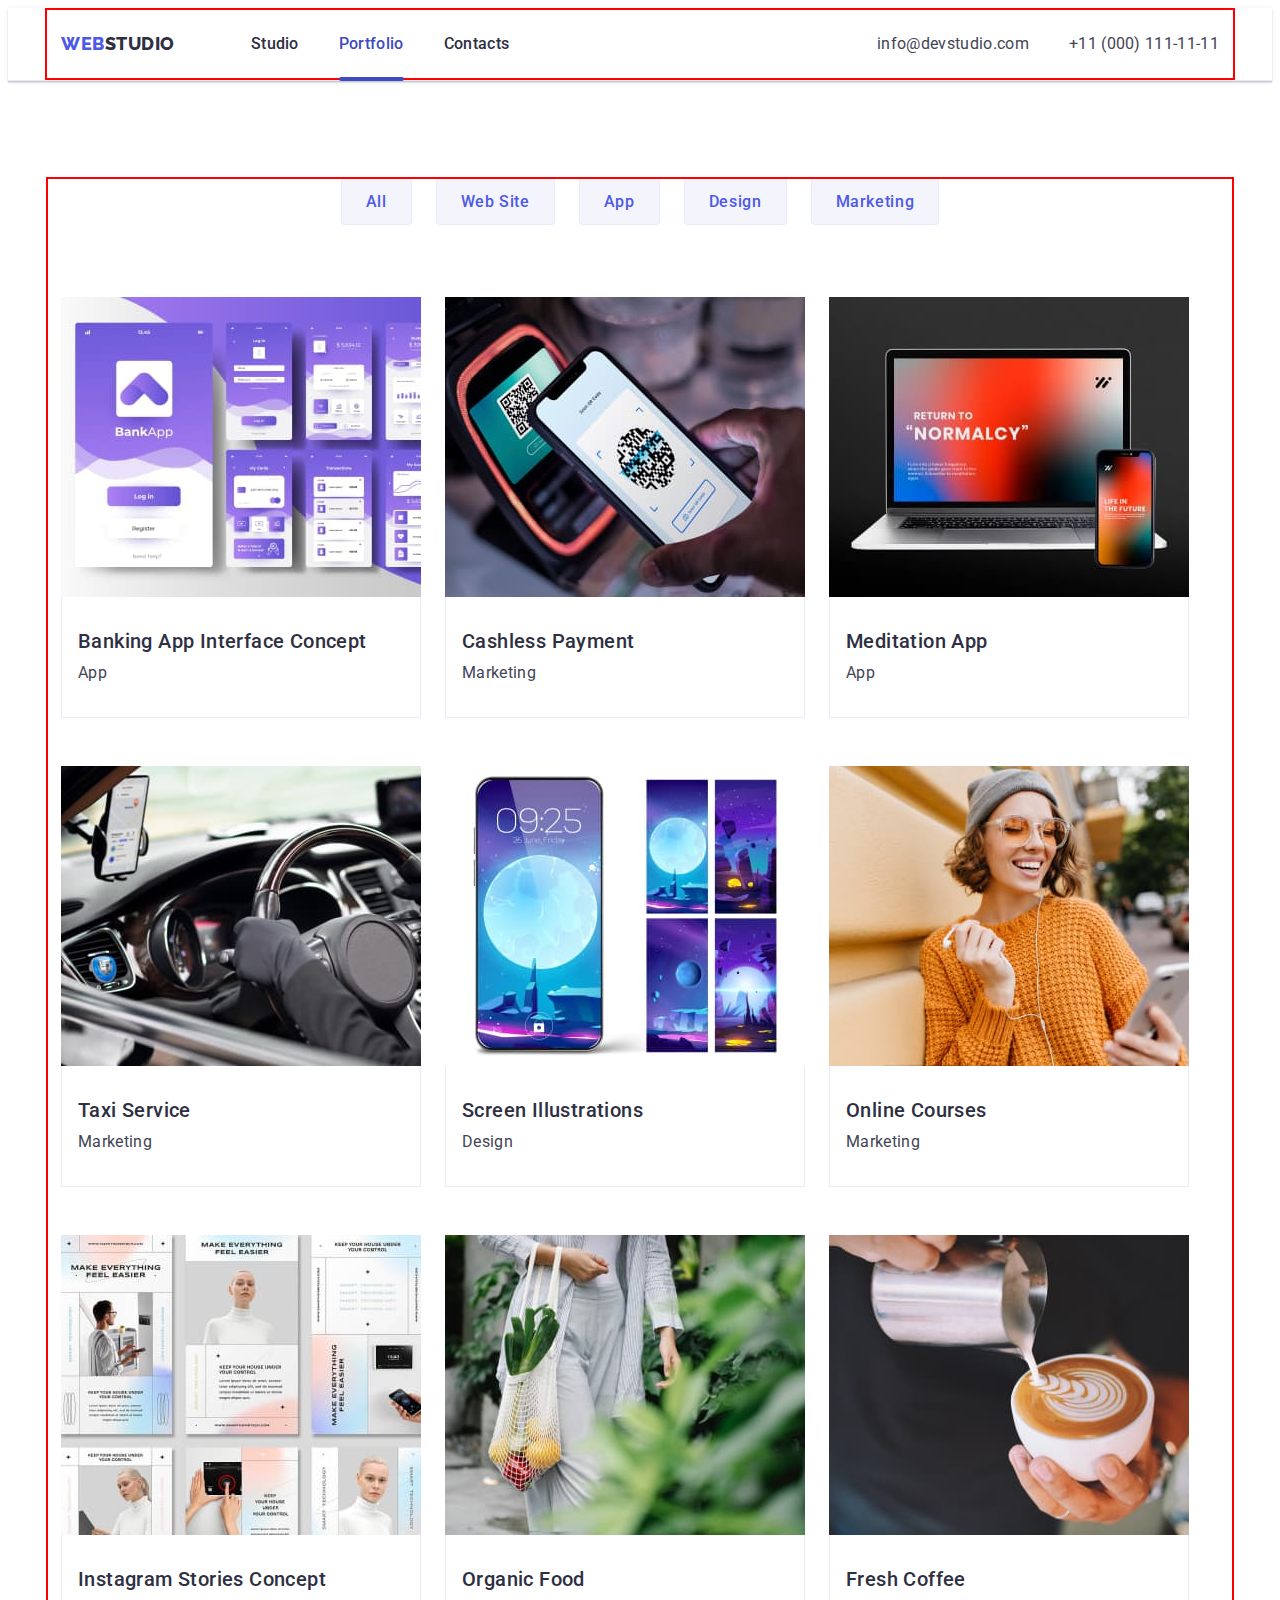
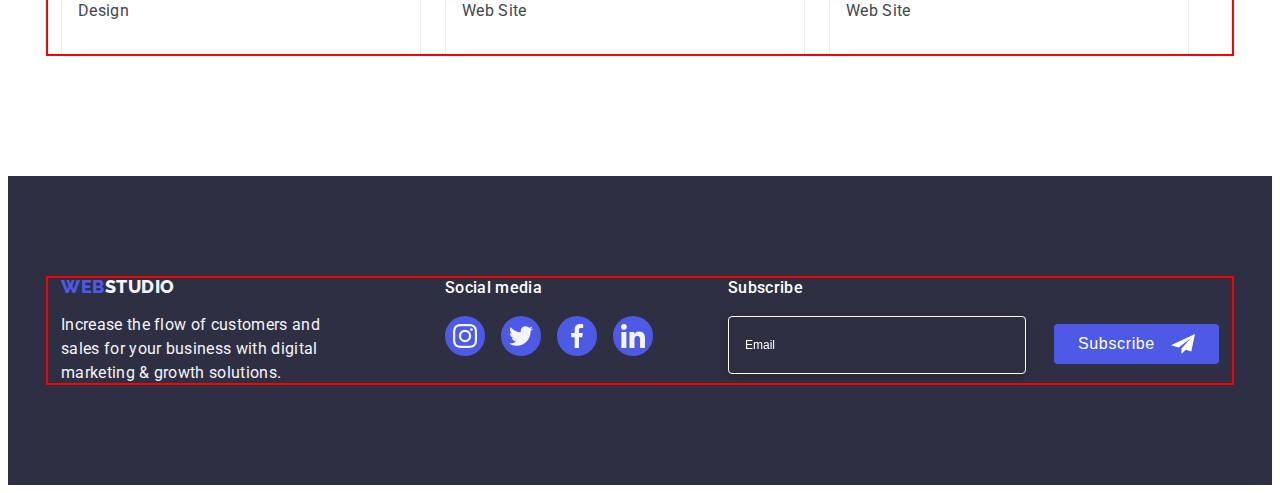
<file: portfolio.html>
<!DOCTYPE html>
<html lang="en">
  <head>
    <meta charset="UTF-8" />
    <meta http-equiv="X-UA-Compatible" content="IE=edge" />
    <meta name="viewport" content="width=device-width, initial-scale=1.0" />
    <title>WebStudio</title>

    <link
      rel="stylesheet"
      href="https://cdnjs.cloudflare.com/ajax/libs/modern-normalize/1.1.0/modern-normalize.min.css"
      integrity="sha512-wpPYUAdjBVSE4KJnH1VR1HeZfpl1ub8YT/NKx4PuQ5NmX2tKuGu6U/JRp5y+Y8XG2tV+wKQpNHVUX03MfMFn9Q=="
      crossorigin="anonymous"
      referrerpolicy="no-referrer"
    />

    <link rel="stylesheet" href="./css/styles.css" />

    <link rel="preconnect" href="https://fonts.googleapis.com" />
    <link rel="preconnect" href="https://fonts.gstatic.com" crossorigin />
    <link
      href="https://fonts.googleapis.com/css2?family=Raleway:wght@800&family=Roboto:wght@400;500;700;900&display=swap"
      rel="stylesheet"
    />
  </head>
  <body>
    <!-- Header -->
    <header class="header">
      <div class="header-container container">
        <nav class="header-nav">
          <a class="header-nav-logo link" href="./index.html">
            Web<span class="logo-navy-blue">Studio</span>
          </a>
          <ul class="header-nav-list list">
            <li class="header-nav-item">
              <a class="header-nav-link link" href="./index.html">Studio</a>
            </li>
            <li class="header-nav-item">
              <a class="header-nav-link link active" href="./portfolio.html"
                >Portfolio</a
              >
            </li>
            <li class="header-nav-item">
              <a class="header-nav-link link" href="">Contacts</a>
            </li>
          </ul>
        </nav>
        <address class="header-contacts">
          <ul class="header-contacts-list list">
            <li class="header-contacts-item">
              <a
                class="header-contacts-link link"
                href="mailto:info@devstudio.com"
                >info@devstudio.com</a
              >
            </li>
            <li class="header-contacts-item">
              <a class="header-contacts-link link" href="tel:+110001111111"
                >+11 (000) 111-11-11</a
              >
            </li>
          </ul>
        </address>
      </div>
    </header>
    <main>
      <!-- Section -->
      <section class="portfolio">
        <div class="portfolio-container container">
          <h1 class="visually-hidden">Portfolio</h1>
          <ul class="portfolio-filters-list list">
            <li class="portfolio-filters-item">
              <button class="portfolio-filters-btn" type="button">All</button>
            </li>
            <li class="portfolio-filters-item">
              <button class="portfolio-filters-btn" type="button">
                Web Site
              </button>
            </li>
            <li class="portfolio-filters-item">
              <button class="portfolio-filters-btn" type="button">App</button>
            </li>
            <li class="portfolio-filters-item">
              <button class="portfolio-filters-btn" type="button">
                Design
              </button>
            </li>
            <li class="portfolio-filters-item">
              <button class="portfolio-filters-btn" type="button">
                Marketing
              </button>
            </li>
          </ul>
          <ul class="portfolio-projects-list list">
            <li class="portfolio-projects-item">
              <a class="portfolio-project-link link" href="">
                <div class="project-thumb">
                  <img
                    class="portfolio-projects-img"
                    src="./images/portfolio/img.jpg"
                    alt="Banking App Interface Concept"
                    width="360"
                    height="300"
                  />
                  <p class="overlay-text">
                    14 Stylish and User-Friendly App Design Concepts · Task
                    Manager App · Calorie Tracker App · Exotic Fruit Ecommerce
                    App · Cloud Storage App
                  </p>
                </div>
                <div class="portfolio-prosect-container">
                  <h2 class="section-subtitle">
                    Banking App Interface Concept
                  </h2>
                  <p class="section-text">App</p>
                </div>
              </a>
            </li>
            <li class="portfolio-projects-item">
              <a class="portfolio-project-link link" href="">
                <div class="project-thumb">
                  <img
                    class="portfolio-projects-img"
                    src="./images/portfolio/img-1.jpg"
                    alt="Cashless Payment"
                    width="360"
                    height="300"
                  />

                  <p class="overlay-text">
                    14 Stylish and User-Friendly App Design Concepts · Task
                    Manager App · Calorie Tracker App · Exotic Fruit Ecommerce
                    App · Cloud Storage App
                  </p>
                </div>
                <div class="portfolio-prosect-container">
                  <h2 class="section-subtitle">Cashless Payment</h2>
                  <p class="section-text">Marketing</p>
                </div>
              </a>
            </li>
            <li class="portfolio-projects-item">
              <a class="portfolio-project-link link" href="">
                <div class="project-thumb">
                  <img
                    class="portfolio-projects-img"
                    src="./images/portfolio/img-2.jpg"
                    alt="Meditation App"
                    width="360"
                    height="300"
                  />

                  <p class="overlay-text">
                    14 Stylish and User-Friendly App Design Concepts · Task
                    Manager App · Calorie Tracker App · Exotic Fruit Ecommerce
                    App · Cloud Storage App
                  </p>
                </div>

                <div class="portfolio-prosect-container">
                  <h2 class="section-subtitle">Meditation App</h2>
                  <p class="section-text">App</p>
                </div>
              </a>
            </li>
            <li class="portfolio-projects-item">
              <a class="portfolio-project-link link" href="">
                <div class="project-thumb">
                  <img
                    class="portfolio-projects-img"
                    src="./images/portfolio/img-3.jpg"
                    alt="Taxi Service"
                    width="360"
                    height="300"
                  />

                  <p class="overlay-text">
                    14 Stylish and User-Friendly App Design Concepts · Task
                    Manager App · Calorie Tracker App · Exotic Fruit Ecommerce
                    App · Cloud Storage App
                  </p>
                </div>
                <div class="portfolio-prosect-container">
                  <h2 class="section-subtitle">Taxi Service</h2>
                  <p class="section-text">Marketing</p>
                </div>
              </a>
            </li>
            <li class="portfolio-projects-item">
              <a class="portfolio-project-link link" href="">
                <div class="project-thumb">
                  <img
                    class="portfolio-projects-img"
                    src="./images/portfolio/img-4.jpg"
                    alt="Screen Illustrations"
                    width="360"
                    height="300"
                  />

                  <p class="overlay-text">
                    14 Stylish and User-Friendly App Design Concepts · Task
                    Manager App · Calorie Tracker App · Exotic Fruit Ecommerce
                    App · Cloud Storage App
                  </p>
                </div>
                <div class="portfolio-prosect-container">
                  <h2 class="section-subtitle">Screen Illustrations</h2>
                  <p class="section-text">Design</p>
                </div>
              </a>
            </li>
            <li class="portfolio-projects-item">
              <a class="portfolio-project-link link" href="">
                <div class="project-thumb">
                  <img
                    class="portfolio-projects-img"
                    src="./images/portfolio/img-5.jpg"
                    alt="Online Courses"
                    width="360"
                    height="300"
                  />

                  <p class="overlay-text">
                    14 Stylish and User-Friendly App Design Concepts · Task
                    Manager App · Calorie Tracker App · Exotic Fruit Ecommerce
                    App · Cloud Storage App
                  </p>
                </div>
                <div class="portfolio-prosect-container">
                  <h2 class="section-subtitle">Online Courses</h2>
                  <p class="section-text">Marketing</p>
                </div>
              </a>
            </li>
            <li class="portfolio-projects-item">
              <a class="portfolio-project-link link" href="">
                <div class="project-thumb">
                  <img
                    class="portfolio-projects-img"
                    src="./images/portfolio/img-6.jpg"
                    alt="Instagram Stories Concept"
                    width="360"
                    height="300"
                  />

                  <p class="overlay-text">
                    14 Stylish and User-Friendly App Design Concepts · Task
                    Manager App · Calorie Tracker App · Exotic Fruit Ecommerce
                    App · Cloud Storage App
                  </p>
                </div>
                <div class="portfolio-prosect-container">
                  <h2 class="section-subtitle">Instagram Stories Concept</h2>
                  <p class="section-text">Design</p>
                </div>
              </a>
            </li>
            <li class="portfolio-projects-item">
              <a class="portfolio-project-link link" href="">
                <div class="project-thumb">
                  <img
                    class="portfolio-projects-img"
                    src="./images/portfolio/img-7.jpg"
                    alt="Organic Food"
                    width="360"
                    height="300"
                  />

                  <p class="overlay-text">
                    14 Stylish and User-Friendly App Design Concepts · Task
                    Manager App · Calorie Tracker App · Exotic Fruit Ecommerce
                    App · Cloud Storage App
                  </p>
                </div>
                <div class="portfolio-prosect-container">
                  <h2 class="section-subtitle">Organic Food</h2>
                  <p class="section-text">Web Site</p>
                </div>
              </a>
            </li>
            <li class="portfolio-projects-item">
              <a class="portfolio-project-link link" href="">
                <div class="project-thumb">
                  <img
                    class="portfolio-projects-img"
                    src="./images/portfolio/img-8.jpg"
                    alt="Fresh Coffee"
                    width="360"
                    height="300"
                  />

                  <p class="overlay-text">
                    14 Stylish and User-Friendly App Design Concepts · Task
                    Manager App · Calorie Tracker App · Exotic Fruit Ecommerce
                    App · Cloud Storage App
                  </p>
                </div>
                <div class="portfolio-prosect-container">
                  <h2 class="section-subtitle">Fresh Coffee</h2>
                  <p class="section-text">Web Site</p>
                </div>
              </a>
            </li>
          </ul>
        </div>
      </section>
    </main>
    <!-- Footer -->

    <!-- Footer -->
    <footer class="footer">
      <div class="footer-container container">
        <div class="footer-logo">
          <a class="footer-link link" href="./index.html">
            Web<span class="logo-cloud">Studio</span></a
          >
          <p class="footer-text">
            Increase the flow of customers and sales for your business with
            digital marketing & growth solutions.
          </p>
        </div>
        <div class="footer-socials">
          <p class="footer-socials-text">Social media</p>
          <ul class="footer-socials-list list">
            <li class="footer-socials-item">
              <a
                class="footer-socials-link link"
                href=""
                target="_blank"
                rel="noopener no-referrer"
                aria-label="Instagram icon"
              >
                <svg class="footer-socials-icon" width="24" height="24">
                  <use href="./images/icons.svg#icon-instagram"></use>
                </svg>
              </a>
            </li>
            <li class="footer-socials-item">
              <a
                class="footer-socials-link link"
                href=""
                target="_blank"
                rel="noopener no-referrer"
                aria-label="Twitter icon"
              >
                <svg class="footer-socials-icon" width="24" height="24">
                  <use href="./images/icons.svg#icon-twitter"></use>
                </svg>
              </a>
            </li>
            <li class="footer-socials-item">
              <a
                class="footer-socials-link link"
                href=""
                target="_blank"
                rel="noopener no-referrer"
                aria-label="Facebook icon"
              >
                <svg class="footer-socials-icon" width="24" height="24">
                  <use href="./images/icons.svg#icon-facebook"></use>
                </svg>
              </a>
            </li>
            <li class="footer-socials-item">
              <a
                class="footer-socials-link link"
                href=""
                target="_blank"
                rel="noopener no-referrer"
                aria-label="Linkedin icon"
              >
                <svg class="footer-socials-icon" width="24" height="24">
                  <use href="./images/icons.svg#icon-linkedin"></use>
                </svg>
              </a>
            </li>
          </ul>
        </div>

        <div class="subscribe-container">
          <form class="sub-form" name="subscribe-form" autocomplete="on">
            <label class="subscribe-label" for="sub-email"> Subscribe </label>
            <input autocomplete="on"
              class="sub-input"
              type="email"
              name="subscribe-label"
              id="sub-email"
              placeholder="Email"
            />
            <button class="sub-btn">Subscribe
              <svg class="sub-icon-btn" width="24" height="24">
                <use href="./images/icons.svg#icon-sub-icon"></use>
              </svg>
            </button>
          </form>
        </div>
      </div>
    </footer>
  </body>
</html>
</file>
<file: css/styles.css>
:root {
  --color-iris: rgba(77, 90, 229, 1);
  --color-ocean: rgba(64, 75, 191, 1);
  --color-navy-blue: rgba(46, 47, 66, 1);
  --color-green: rgba(49, 208, 170, 1);
  --color-slate: rgba(67, 68, 85, 1);
  --color-light-slate: rgba(142, 143, 153, 1);
  --color-cornflower: rgba(231, 233, 252, 1);
  --color-cloud: rgba(244, 244, 253, 1);
  --color-navy-blue-modal: rgba(46, 47, 66, 0.4);
  --color-grey: rgba(46, 47, 66, 0.7);
  --color-white: rgba(255, 255, 255, 1);
  --color-dairy: rgba(252, 252, 252, 1);

  --indent: 24px;
  --items: 3;

  --timing-function: cubic-bezier(0.4, 0, 0.2, 1);
}

body {
  font-family: "Roboto", sans-serif;
  color: var(--color-slate);
  background-color: var(--color-white);
}

.section-title {
  font-weight: 700;
  font-size: 36px;
  line-height: 1.11;
  text-align: center;
  letter-spacing: 0.02em;
  text-transform: capitalize;
  color: var(--color-navy-blue);
  margin-bottom: 72px;
}

.section-subtitle {
  font-weight: 500;
  font-size: 20px;
  line-height: 1.2;
  letter-spacing: 0.02em;
  color: var(--color-navy-blue);
  margin-bottom: 8px;
}
.section-text {
  font-weight: 400;
  font-size: 16px;
  line-height: 1.5;
  letter-spacing: 0.02em;
  color: var(--color-slate);
}

.container {
  min-width: 320px;
  max-width: 428px;
  padding: 0 16px;
  margin: 0 auto;
  outline: 2px solid red;
  outline-offset: -2px;
}
@media only screen and (min-width: 768px) {
  .container {
    max-width: 768px;
  }
}

@media only screen and (min-width: 1158px) {
  .container {
    max-width: 1158px;
    padding: 0 15px;
  }
}

.visually-hidden {
  position: absolute;
  width: 1px;
  height: 1px;
  margin: -1px;
  border: 0;
  padding: 0;

  white-space: nowrap;
  clip-path: inset(100%);
  clip: rect(0 0 0 0);
  overflow: hidden;
}
/* reset start */

h1,
h2,
h3,
h4,
h5,
h6,
p {
  margin: 0;
}
img {
  display: block;
}
.link {
  text-decoration: none;
}
.list {
  list-style: none;
  padding: 0;
  margin: 0;
}

button {
  cursor: pointer;
}
/**
  |============================
  | Header styles
  |============================
*/

.header {
  min-width: 320px;
}
.header-container {
  display: flex;
  align-items: center;
}
@media only screen and (max-width: 768px) {
  .header-container {
    padding: 24px 16px;
  }
}
@media only screen and (min-width: 768px) {
  .header-container {
    padding: 0 16px;
  }
}

.header {
  border-bottom: 1px solid var(--color-cornflower);
  box-shadow: 0px 2px 1px rgba(46, 47, 66, 0.08),
    0px 1px 1px rgba(46, 47, 66, 0.16), 0px 1px 6px rgba(46, 47, 66, 0.08);
}
.header-nav {
  margin-right: auto;
  display: flex;
  align-items: center;
}
.header-nav-logo {
  font-family: "Raleway", sans-serif;
  font-weight: 800;
  font-size: 18px;
  line-height: 1.17;
  letter-spacing: 0.03em;
  text-transform: uppercase;
  color: var(--color-iris);
}

@media only screen and (min-width: 756px) {
  .header-nav-logo {
    margin-right: 120px;
  }
}
@media only screen and (min-width: 1158px) {
  .header-nav-logo {
    margin-right: 76px;
  }
}
.logo-navy-blue {
  color: rgba(46, 47, 66, 1);
}

@media only screen and (max-width: 768px) {
  .header-nav-list {
    display: none;
  }
}
@media only screen and (min-width: 768px) {
  .header-nav-list {
    display: flex;
    align-items: center;
    gap: 40px;
  }
}
.header-nav-link {
  position: relative;
  font-weight: 500;
  font-size: 16px;
  line-height: 1.5;
  letter-spacing: 0.02em;
  color: var(--color-navy-blue);
  display: block;
  padding: 24px 0;

  transition-property: color;
  transition-duration: 250ms;
  transition-timing-function: var(--timing-function);
}
.header-nav-link:hover,
.header-nav-link:focus {
  color: var(--color-ocean);
}

.header-nav-link::after {
  content: "";
  display: block;
  width: 100%;
  height: 4px;
  border-radius: 2px;
  position: absolute;
  bottom: -1px;
  left: 0;
}

.header-nav-link.active::after {
  background-color: var(--color-ocean);
}

.header-nav-link.active {
  color: var(--color-ocean);
}

.header-contacts {
  font-style: normal;
}

@media only screen and (max-width: 768px) {
  .header-contacts-list {
    display: none;
  }
}
@media only screen and (min-width: 768px) {
  .header-contacts-list {
    list-style: none;
    display: flex;
    flex-direction: column;
    gap: 12px;
  }
}
@media only screen and (min-width: 1158px) {
  .header-contacts-list {
    flex-direction: row;
    align-items: center;
    gap: 40px;
  }
}
.header-contacts-link {
  font-weight: 400;
  font-size: 12px;
  line-height: 1.17;
  letter-spacing: 0.04em;

  color: var(--color-slate);
  display: block;

  transition-property: color;
  transition-duration: 250ms;
  transition-timing-function: var(--timing-function);
}
@media only screen and (min-width: 1158px) {
  .header-contacts-link {
    font-size: 16px;
    line-height: 1.5;
    letter-spacing: 0.02em;
  }
}
.header-contacts-link:hover,
.header-contacts-link:focus {
  color: var(--color-ocean);
}

/**
  |============================
  | Hero styles
  |============================
*/
.hero {
  background-color: var(--color-navy-blue);
  background-image: linear-gradient(var(--color-grey), var(--color-grey)),
    url(../images/hero/hero_mob@1x.jpg);
  background-size: 1440px;
  background-repeat: no-repeat;
  padding: 122px 0;
  margin: 0 auto;
  max-width: 1440px;
  min-width: 320px;
  background-position: center;
  background-size: cover;
}
@media only screen and (min-width: 1158px) {
  .hero {
    padding: 188px 0;
  }
}

@media (min-device-pixel-ratio: 2),
  (min-resolution: 192dpi),
  (min-resolution: 2dppx) {
  .hero {
    background-image: linear-gradient(var(--color-grey), var(--color-grey)),
      url(../images/hero/hero_mob@2x.jpg);
  }
}
@media only screen and (min-width: 429px) {
  .hero {
    background-image: linear-gradient(var(--color-grey), var(--color-grey)),
      url(../images/hero/hero_tab@1x.jpg);
  }
  @media (min-device-pixel-ratio: 2),
    (min-resolution: 192dpi),
    (min-resolution: 2dppx) {
    .hero {
      background-image: linear-gradient(var(--color-grey), var(--color-grey)),
        url(../images/hero/hero_tab@2x.jpg);
    }
  }
}
@media only screen and (min-width: 769px) {
  .hero {
    background-image: linear-gradient(var(--color-grey), var(--color-grey)),
      url(../images/hero/hero_desk@1x.jpg);
  }
  @media (min-device-pixel-ratio: 2),
    (min-resolution: 192dpi),
    (min-resolution: 2dppx) {
    .hero {
      background-image: linear-gradient(var(--color-grey), var(--color-grey)),
        url(../images/hero/hero_desk@2x.jpg);
    }
  }
}
.hero-title {
  max-width: 320px;
  margin: 0 auto 72px;
  text-align: center;
  font-weight: 700;
  font-size: 36px;
  line-height: 1.11;
  letter-spacing: 0.02em;
  color: var(--color-white);
}

@media only screen and (min-width: 768px) {
  .hero-title {
    max-width: 496px;
    margin-bottom: 36px;
    font-size: 56px;
    line-height: 1.07;
  }
}

@media only screen and (min-width: 1158px) {
  .hero-title {
    margin-bottom: 48px;
  }
}
.hero-btn {
  font-family: inherit;
  background: var(--color-iris);
  font-weight: 500;
  font-size: 16px;
  line-height: 1.5;
  letter-spacing: 0.04em;
  color: var(--color-white);
  cursor: pointer;
  display: block;
  border-radius: 4px;
  padding: 16px 32px;
  margin: 0 auto;
  min-width: 169px;
  min-height: 56px;
  border: none;
  transition-property: background-color;
  transition-duration: 250ms;
  transition-timing-function: var(--timing-function);
}

.hero-btn:hover,
.hero-btn:focus {
  background-color: var(--color-ocean);
}
/**
  |============================
  | Features styles
  |============================
*/
.features {
  padding: 96px 0;
}

@media only screen and (min-width: 1158px) {
  .features {
    padding: 120px 0;
  }
}

.features-list {
  display: flex;
  gap: 72px 24px;
  flex-wrap: wrap;
  justify-content: center;
  align-items: center;
}
@media only screen and (min-width: 1158px) {
  .features-list {
    flex-wrap: nowrap;
  }
}

.features-item {
  width: 396px;
}

@media only screen and (min-width: 768px) {
  .features-item {
    width: calc((100% - 24px) / 2);
  }
}
@media only screen and (min-width: 1158px) {
  .features-item {
    width: 264px;
  }
}
.features-icon {
  display: none;
}
@media only screen and (min-width: 1158px) {
  .features-icon {
    display: flex;
    width: 264px;
    height: 112px;
    background-color: var(--color-cloud);
    justify-content: center;
    align-items: center;
    margin-bottom: 8px;
    border-radius: 4px;
  }
}
.features-section-subtitle {
  font-weight: 700;
  font-size: 36px;
  line-height: 1.11;
  text-align: center;
  letter-spacing: 0.02em;
  text-transform: capitalize;
  color: var(--color-navy-blue);
  margin-bottom: 8px;
}
@media only screen and (min-width: 768px) {
  .features-section-subtitle {
    text-align: start;
  }
}
@media only screen and (min-width: 1158px) {
  .features-section-subtitle {
    font-weight: 500;
    font-size: 20px;
    line-height: 1.2;
    letter-spacing: 0.02em;
    color: var(--color-navy-blue);
    margin-bottom: 8px;
  }
}

.features-section-text {
  font-weight: 500;
  font-size: 16px;
  line-height: 1.5;
  letter-spacing: 0.02em;
  color: var(--color-slate);
}

@media only screen and (min-width: 1158px) {
  .features-section-text {
    font-weight: 400;
  }
}

/**
  |============================
  | Functional styles
  |============================
*/
.functional {
  display: none;
  padding-bottom: 120px;
}
@media only screen and (min-width: 1158px) {
  .functional {
    display: block;
  }
}
.functional-list {
  display: flex;
  gap: 24px;
}

.functional-img {
  display: block;
  max-width: 100%;
  height: auto;
}
/**
  |============================
  | Team styles
  |============================
*/

.team {
  background-color: var(--color-cloud);
  max-width: 767px;
  min-width: 320px;
  padding: 96px 0;
  margin: 0 auto;
}
@media only screen and (min-width: 768px) {
  .team {
    max-width: 1157px;
  }
}
@media only screen and (min-width: 1158px) {
  .team {
    padding: 120px 0;
    max-width: 1440px;
  }
}
.team-list {
  display: flex;
  gap: 72px 24px;
  flex-wrap: wrap;
  justify-content: center;
}

.team-item {
  background-color: var(--color-white);
  border-radius: 0px 0px 4px 4px;
  display: block;

  max-width: 264px;
  box-shadow: 0px 1px 6px rgba(46, 47, 66, 0.08),
    0px 1px 1px rgba(46, 47, 66, 0.16), 0px 2px 1px rgba(46, 47, 66, 0.08);
}

.team-container {
  align-items: center;
}

.team-img {
  display: block;
  max-width: 100%;
  height: auto;
}
.team-item-container {
  padding: 32px 0px;
}
.team-title {
  text-align: center;
  margin-bottom: 8px;
}
.team-text {
  margin-bottom: 8px;
}

.socials {
  display: flex;
  justify-content: center;
  align-items: center;
  gap: 24px;
}
.socials-link {
  width: 40px;
  height: 40px;
  display: flex;
  justify-content: center;
  align-items: center;
  background-color: var(--color-iris);
  border-radius: 50%;
  transition-property: background-color;
  transition-duration: 250ms;
  transition-timing-function: var(--timing-function);
}

.socials-link:hover,
.socials-link:focus {
  background-color: var(--color-ocean);
}
.social-icon {
  fill: var(--color-cloud);
}

/**
  |============================
  | Customers styles
  |============================
*/
.customers {
  padding: 96px 0;
}
@media only screen and (min-width: 1158px) {
  .customers {
    padding: 120px 0;
  }
}
@media only screen and (min-width: 768px) and (max-width: 1157px) {
  .customers-container {
    max-width: 552px;
    padding: 0;
  }
}
.customers-list {
  display: flex;
  justify-content: center;
  align-items: center;
  flex-wrap: wrap;
  gap: 72px 16px;
}

@media only screen and (min-width: 768px) {
  .customers-list {
    gap: 72px 24px;
  }
}

.customers-link {
  min-width: 190px;
  height: 88px;
  display: flex;
  flex-wrap: wrap;
  justify-content: center;
  align-items: center;
  border: 1px solid var(--color-light-slate);
  border-radius: 4px;
  color: var(--color-light-slate);
  transition-property: border-color, color;
  transition-duration: 250ms;
  transition-timing-function: var(--timing-function);
}

@media only screen and (min-width: 768px) {
  .customers-link {
    min-width: 168px;
  }
}

.customers-link:hover,
.customers-link:focus {
  border-color: var(--color-ocean);
  color: var(--color-ocean);
}

.customers-icon {
  fill: currentColor;
}
/**
  |============================
  | Footer styles
  |============================
*/

.footer {
  background-color: var(--color-navy-blue);
  padding: 96px 0;
  max-width: 1440px;
  min-width: 320px;
  margin: 0 auto;
  display: flex;
  justify-content: center;
  align-items: center;
}
@media only screen and (min-width: 1158px) {
  .footer {
    padding: 100px 0;
  }
}

@media only screen and (min-width: 768px) {
  .footer-container {
    display: flex;
    flex-wrap: wrap;
    row-gap: 72px;
    column-gap: 24px;
    align-items: baseline;
    justify-content: start;
    padding-left: 108px;
  }
}
@media only screen and (min-width: 1158px) {
  .footer-container {
    padding: 0 015px;
    flex-wrap: nowrap;
    column-gap: 0;
  }
}

@media only screen and (min-width: 1158px) {
  .footer-container {
    width: 1158px;
  }
}

@media only screen and (min-width: 768px) {
  .footer-logo {
    display: inline-block;
    text-align: start;
  }
}

.footer-link {
  font-family: "Raleway", sans-serif;
  font-weight: 800;
  font-size: 18px;
  line-height: 1.17;
  letter-spacing: 0.03em;
  text-transform: uppercase;
  color: var(--color-iris);
  display: flex;
  margin-bottom: 16px;
  justify-content: center;
}

@media only screen and (min-width: 768px) {
  .footer-link {
    justify-content: flex-start;
  }
}
.logo-cloud {
  color: var(--color-cloud);
}

.footer-text {
  font-size: 16px;
  line-height: 1.5;
  letter-spacing: 0.02em;
  color: var(--color-cloud);
  width: 268px;
  margin-left: auto;
  margin-right: auto;
  margin-bottom: 72px;
}

@media only screen and (min-width: 768px) {
  .footer-text {
    max-width: 264px;
    margin-bottom: 0;
  }
}

@media only screen and (min-width: 1158px) {
  .footer-text {
    margin-right: 120px;
  }
}
.footer-socials-text {
  font-weight: 500;
  font-size: 16px;
  line-height: 1.5;
  letter-spacing: 0.02em;
  color: var(--color-white);
  margin-bottom: 16px;

  display: flex;
  justify-content: center;
}

@media only screen and (min-width: 768px) {
  .footer-socials-text {
    justify-content: flex-start;
  }
}
.footer-socials-list {
  display: flex;

  justify-content: center;

  align-items: center;
  gap: 16px;
  margin-bottom: 72px;
}
@media only screen and (min-width: 756px) {
  .footer-socials-list {
    margin-bottom: 0;
  }
}
.footer-socials-link {
  display: flex;
  width: 40px;
  height: 40px;
  background-color: var(--color-iris);
  border-radius: 50%;
  justify-content: center;
  align-items: center;

  transition-property: background-color;
  transition-duration: 250ms;
  transition-timing-function: var(--timing-function);
}
.footer-socials-link:hover,
.footer-socials-link:focus,
.sub-btn:hover,
.sub-btn:focus {
  background-color: var(--color-green);
}
.footer-socials-icon {
  fill: var(--color-cloud);
  justify-content: center;
  align-items: center;
}

@media only screen and (min-width: 768px) {
  .subscribe-container {
    display: flex;
    padding: 0;
    max-width: 100%;
    flex-wrap: nowrap;
  }
}
@media only screen and (min-width: 1158px) {
  .subscribe-container {
    margin-left: auto;
  }
}


.subscribe-label {
  display: flex;

  justify-content: center;
  align-items: center;
  margin-bottom: 16px;
  font-weight: 500;
  font-size: 16px;
  line-height: 1.5;
  letter-spacing: 0.02em;
  color: var(--color-white);
}

@media only screen and (min-width: 768px) {
  .subscribe-label {
    justify-content: flex-start;
  }
}

.sub-input {
  padding: 8px 16px;
  max-width: 398px;
  width: 100%;
  height: 40px;
  border: 1px solid var(--color-white);
  border-radius: 4px;
  color: var(--color-white);
  background-color: var(--color-navy-blue);
  filter: drop-shadow(0px 4px 4px rgba(0, 0, 0, 0.15));

  margin-bottom: 16px;

  font-weight: 400;
  font-size: 12px;
  line-height: 2;
}
@media only screen and (min-width: 768px) {
  .sub-input {
    width: 264px;
    margin-bottom: 0;
    margin-right: 24px;
  }
}


.sub-input::placeholder {
  color: var(--color-white);
}
.sub-btn {
  display: flex;
  width: 165px;
  height: 40px;
  padding: 8px 24px;
  margin: 0 auto;
  gap: 16px;
  border: none;

  color: var(--color-white);
  font-size: 16px;
  line-height: 1.5;

  text-align: center;
  letter-spacing: 0.04em;

  background-color: var(--color-iris);
  border-radius: 4px;

  transition-property: background-color;
  transition-duration: 250ms;
  transition-timing-function: var(--timing-function);
}
@media only screen and (min-width: 768px) {
  .sub-btn {
    display: inline-flex;
    flex-wrap: nowrap;
    
  }
}
.sub-icon-btn {
  fill: var(--color-white);
}
/**
  |============================
  | Modal styles
  |============================
*/

.backdrop {
  position: fixed;
  width: 100%;
  height: 100%;
  top: 0;
  left: 0;
  background-color: var(--color-navy-blue-modal);
  visibility: visible;
  transition: opacity 250ms var(--timing-function),
    visibility 250ms var(--timing-function);
}
.backdrop.is-hidden {
  opacity: 0;
  pointer-events: none;
  visibility: hidden;
}
.modal {
  position: absolute;
  top: 50%;
  left: 50%;
  transform: translate(-50%, -50%);
  width: 392px;
  min-height: 584px;
  padding: 72px 16px 24px;

  transition: transform 250ms var(--timing-function);

  background-color: var(--color-dairy);
  box-shadow: 0px 1px 1px rgba(0, 0, 0, 0.14), 0px 1px 3px rgba(0, 0, 0, 0.12),
    0px 2px 1px rgba(0, 0, 0, 0.2);
  border-radius: 4px;
}
@media only screen and (max-width: 392px) {
  .modal {
    max-width: 100%;
  }
}

@media only screen and (min-width: 768px) {
  .modal {
    width: 408px;
    padding: 72px 24px 24px;
  }
}
.modal-close-btn {
  position: absolute;
  top: 24px;
  right: 24px;

  display: flex;
  justify-content: center;
  align-items: center;
  width: 24px;
  height: 24px;
  padding: 0;

  background: var(--color-cornflower);
  border: 1px solid rgba(0, 0, 0, 0.1);
  border-radius: 50%;

  transition-property: background-color, border;
  transition-duration: 250ms;
  transition-timing-function: var(--timing-function);
}

.modal-close-btn:hover,
.modal-close-btn:focus {
  border: none;
  background-color: var(--color-ocean);
}
.modal-close-icon {
  fill: var(--color-navy-blue);

  transition-property: fill;
  transition-duration: 250ms;
  transition-timing-function: var(--timing-function);
}

.modal-close-btn:hover .modal-close-icon,
.modal-close-btn:focus .modal-close-icon {
  fill: var(--color-white);
}

.modal-title {
  display: block;
  margin-bottom: 12px;
  font-weight: 500;
  font-size: 16px;
  line-height: 1.5;
  text-align: center;
  letter-spacing: 0.02em;
  color: var(--color-navy-blue);
}

.modal-form-label {
  display: block;
  font-weight: 400;
  font-size: 12px;
  line-height: 1.17;
  letter-spacing: 0.04em;
  color: var(--color-slate);
  margin-bottom: 4px;
}

.modal-form-wrapper {
  position: relative;
  margin-bottom: 8px;
}

.modal-form-input {
  width: 100%;
  height: 40px;
  padding: 0;
  padding-left: 38px;

  border: 1px solid var(--color-navy-blue-modal);
  border-radius: 4px;

  font-weight: 400;
  font-size: 12px;
  line-height: 1.17;
  letter-spacing: 0.04em;
  color: var(--color-navy-blue);

  transition-property: border-color;
  transition-duration: 250ms;
  transition-timing-function: var(--timing-function);
}

.modal-form-input:focus,
.modal-form-comment:focus {
  outline: none;
  border-color: var(--color-iris);
}

.modal-form-icon {
  position: absolute;
  top: 50%;
  left: 16px;
  transform: translateY(-50%);
  pointer-events: none;

  transition-property: fill;
  transition-duration: 250ms;
  transition-timing-function: var(--timing-function);
}

.modal-form-input:focus + .modal-form-icon {
  fill: var(--color-iris);
}

.modal-form-comment {
  display: block;
  width: 100%;
  height: 120px;
  padding: 8px;
  margin-bottom: 20px;
  resize: none;
  border: 1px solid var(--color-navy-blue-modal);
  border-radius: 4px;

  font-weight: 400;
  font-size: 12px;
  line-height: 1.17;
  letter-spacing: 0.04em;
  color: var(--color-navy-blue);

  transition-property: border-color;
  transition-duration: 250ms;
  transition-timing-function: var(--timing-function);
}

.modal-form-comment::placeholder {
  font-weight: 400;
  font-size: 12px;
  line-height: 1.17;
  letter-spacing: 0.04em;
  color: var(--color-navy-blue-modal);
}
.modal-agreement {
  display: flex;
  gap: 8px;
  margin-bottom: 24px;
  align-items: center;
}

.modal-agreement-text {
  font-weight: 400;
  font-size: 12px;
  line-height: 1.17;
  letter-spacing: 0.04em;
  color: var(--color-light-slate);
}

.modal-check-input {
  display: block;
  appearance: none;
  width: 16px;
  height: 16px;
  border: 1px solid var(--color-navy-blue-modal);
  border-radius: 2px;
  background-image: url("data:image/svg+xml,%3Csvg width='10' height='8' viewBox='0 0 10 8' fill='none' xmlns='http://www.w3.org/2000/svg'%3E%3Cpath d='M8.44558 0.255056C8.61838 0.089653 8.84834 -0.00178848 9.08693 2.65108e-05C9.32551 0.0018415 9.55407 0.0967713 9.72436 0.264784C9.89466 0.432797 9.99337 0.660752 9.99968 0.900549C10.006 1.14034 9.91939 1.37323 9.75816 1.55005L4.86357 7.70436C4.7794 7.79551 4.67782 7.86865 4.5649 7.91942C4.45198 7.97018 4.33003 7.99754 4.20636 7.99984C4.08268 8.00214 3.95981 7.97935 3.8451 7.93282C3.73038 7.88629 3.62618 7.81698 3.53872 7.72903L0.292827 4.46564C0.202435 4.38096 0.129933 4.27884 0.0796475 4.16537C0.0293621 4.05191 0.00232279 3.92942 0.000143182 3.80522C-0.00203643 3.68102 0.0206883 3.55765 0.0669613 3.44248C0.113234 3.3273 0.182108 3.22267 0.269473 3.13483C0.356838 3.047 0.460905 2.97775 0.575465 2.93123C0.690026 2.88471 0.812734 2.86186 0.936267 2.86405C1.0598 2.86624 1.18163 2.89343 1.29449 2.94398C1.40734 2.99454 1.50892 3.06743 1.59315 3.15831L4.16189 5.73967L8.42227 0.28219C8.42994 0.272694 8.43813 0.263635 8.4468 0.255056H8.44558Z' fill='%23ffffff'/%3E%3C/svg%3E");
  background-repeat: no-repeat;
  background-position: center;

  transition-property: border-color, background-color;
  transition-duration: 250ms;
  transition-timing-function: var(--timing-function);
}
.modal-check-input:checked {
  background-color: var(--color-ocean);
  border-color: var(--color-ocean);
}

.modal-check-input:focus,
.modal-check-input:hover {
  border-color: var(--color-iris);
  outline: none;
}

.modal-agreement-link {
  font-size: 12px;
  line-height: 1.33;
  letter-spacing: 0.04em;
  text-decoration-line: underline;
  color: var(--color-iris);

  transition-property: border;
  transition-duration: 250ms;
  transition-timing-function: var(--timing-function);
}

.modal-agreement-link:focus {
  border: 1px solid var(--color-iris);
  outline: none;
}

.modal-form-send {
  display: block;

  padding: 16px 32px;
  margin: 0 auto;

  width: 169px;
  height: 56px;

  background-color: var(--color-iris);
  box-shadow: 0px 4px 4px rgba(0, 0, 0, 0.15);
  border-radius: 4px;
  border: none;

  font-weight: 500;
  font-size: 16px;
  line-height: 1.5;
  letter-spacing: 0.04em;
  color: var(--color-white);

  transition-property: background-color;
  transition-duration: 250ms;
  transition-timing-function: var(--timing-function);
}
.modal-form-send:hover,
.modal-form-send:focus {
  background-color: var(--color-ocean);
  outline: none;
}

/**
  |============================
  | Portfolio styles
  |============================
*/
.portfolio {
  padding: 96px 0 120px;
}
.portfolio-filters-btn {
  font-family: inherit;
  background: var(--color-cloud);
  font-weight: 500;
  font-size: 16px;
  line-height: 1.5;
  letter-spacing: 0.04em;
  color: var(--color-iris);
  cursor: pointer;
  display: block;
  border: 1px solid var(--color-cornflower);
  border-radius: 4px;
  padding: 12px 24px;
  max-height: 48px;
  min-width: 126;
  flex: none;
  white-space: nowrap;

  transition-property: background-color, color, border-color, box-shadow;
  transition-duration: 250ms;
  transition-timing-function: var(--timing-function);
}

.portfolio-filters-btn:hover,
.portfolio-filters-btn:focus {
  background-color: var(--color-ocean);
  color: var(--color-white);
  border-color: transparent;
  box-shadow: 0px 3px 1px rgba(0, 0, 0, 0.1), 0px 2px 1px rgba(0, 0, 0, 0.08),
    0px 2px 2px rgba(0, 0, 0, 0.12);
}

.portfolio-filters-list {
  display: flex;
  gap: 24px;
  margin-left: auto;
  margin-right: auto;
  justify-content: center;
  margin-bottom: 72px;
}

.portfolio-projects-list {
  display: flex;
  flex-wrap: wrap;
  gap: var(--indent);
  row-gap: 48px;
}

.portfolio-projects-item {
  flex-basis: calc ((100% - var(--indent) * var(--items-1)) / var(--items));
  width: 360px;
}

.portfolio-project-link {
  display: block;

  transition-property: box-shadow;
  transition-duration: 250ms;
  transition-timing-function: var(--timing-function);
}
.portfolio-project-link:hover,
.portfolio-project-link:focus {
  box-shadow: 0px 1px 6px rgba(46, 47, 66, 0.08),
    0px 1px 1px rgba(46, 47, 66, 0.16), 0px 2px 1px rgba(46, 47, 66, 0.08);
}
.portfolio-prosect-container {
  padding: 32px 16px;
  border: 1px solid var(--color-cornflower);
  border-top: none;
}

.team-text {
  text-align: center;
}

/**
  |============================
  | Overlay styles
  |============================
*/
.project-thumb {
  position: relative;
  overflow: hidden;
}

.overlay-text {
  position: absolute;
  top: 0;
  left: 0;
  padding: 40px 32px;
  transform: translateY(100%);
  width: 100%;
  height: 100%;
  font-size: 16px;
  line-height: 1.5;
  letter-spacing: 0.02em;
  color: var(--color-cloud);
  background-color: var(--color-iris);
  transition: transform 250ms var(--timing-function);
}

.portfolio-projects-item:hover .overlay-text {
  transform: translateY(0);
}
.portfolio-project-link:focus .overlay-text {
  transform: translateY(0);
}

/**
  |============================
  | Mobile menu
  |============================
*/
.menu-toggle {
  display: flex;
  align-items: center;
  justify-content: center;

  margin: 0;
  padding: 0;
  background-color: transparent;
  cursor: pointer;
  border: none;
  border-radius: 50%;
  outline: none;
}

@media (min-width: 768px) {
  .menu-toggle {
    display: none;
  }
}

.menu-toggle:hover,
.menu-toggle:focus {
  background-color: rgba(0, 0, 0, 0.1);
}

.menu-container {
  display: flex;
  flex-direction: column;
  position: fixed;
  top: 0;
  left: 0;
  width: 100vw;
  min-width: 100%;
  height: 100vh;
  padding: 80px 35px 40px 40px;
  background-color: var(--color-white);
  z-index: 999;

  transform: translateX(100%);
  transition: transform 250ms ease-in-out;
}

.menu-container.is-open {
  transform: translateX(0);
}

.menu-container .menu-toggle {
  position: absolute;
  top: 16px;
  right: 16px;
}

.mobile-menu {
  display: flex;
  flex-direction: column;
  gap: 40px;
  margin-bottom: auto;
}

.mobile-menu .link {
  display: block;
  text-decoration: none;
  font-weight: 700;
  font-size: 36px;
  line-height: 1.11;
  letter-spacing: 0.02em;
  text-transform: capitalize;
  color: var(--color-navy-blue);
}
.mobile-menu .link:hover,
.mobile-menu .link:focus {
  color: var(--color-ocean);
}

.mobile-contacts-list {
  display: flex;
  flex-direction: column;
  gap: 40px;
  margin-bottom: 48px;
}

.mobile-contacts-link {
  font-weight: 500;
  font-size: 20px;
  line-height: 1.2;
  letter-spacing: 0.02em;
  color: var(--color-slate);
}

.mobile-contacts-link:hover,
.mobile-contacts-link:focus {
  font-weight: 700;
  font-size: 36px;
  line-height: 1.11;
  letter-spacing: 0.02em;
  text-transform: capitalize;
  color: var(--color-iris);
}
.mobile-socials-list {
  display: flex;
  justify-self: flex-start;
  gap: 56px;
}
@media only screen and (max-width: 427px) {
  .mobile-socials-list {
    gap: 30px;
  }
}
</file>
